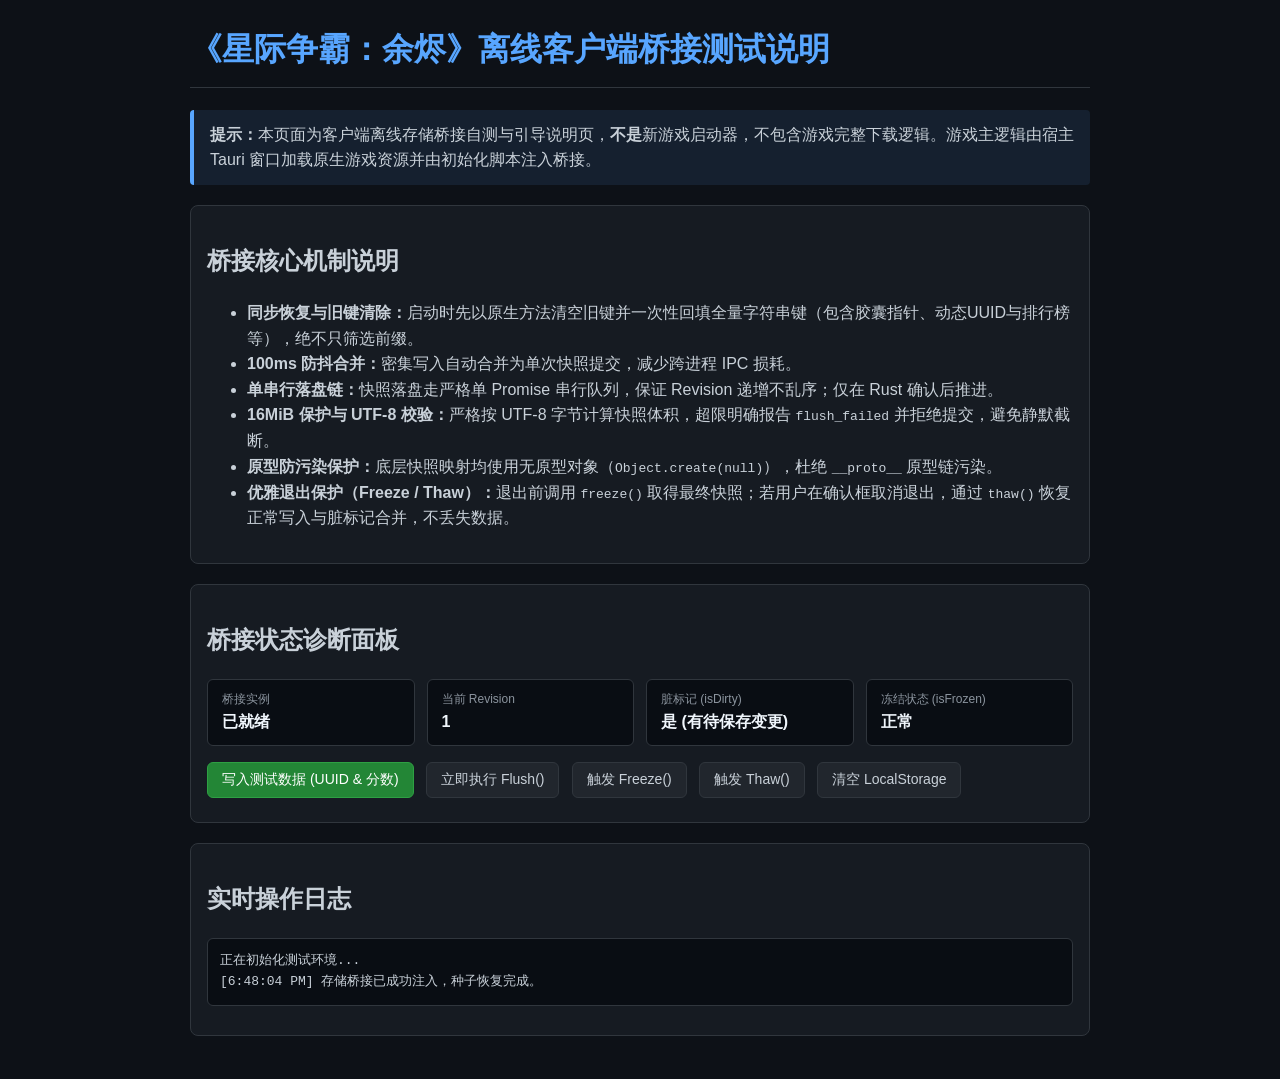
<file: desktop/bootstrap/index.html>
<!DOCTYPE html>
<html lang="zh-CN">
<head>
  <meta charset="UTF-8">
  <meta name="viewport" content="width=device-width, initial-scale=1.0">
  <title>星际争霸：余烬 - 离线客户端存储桥接测试</title>
  <style>
    :root {
      --bg: #0d1117;
      --card-bg: #161b22;
      --border: #30363d;
      --text: #c9d1d9;
      --accent: #58a6ff;
      --success: #3fb950;
      --warning: #d29922;
      --danger: #f85149;
    }
    body {
      font-family: -apple-system, BlinkMacSystemFont, "Segoe UI", Roboto, Helvetica, Arial, sans-serif;
      background: var(--bg);
      color: var(--text);
      margin: 0;
      padding: 24px;
      line-height: 1.6;
    }
    .container {
      max-width: 900px;
      margin: 0 auto;
    }
    h1 {
      color: var(--accent);
      margin-top: 0;
      border-bottom: 1px solid var(--border);
      padding-bottom: 12px;
    }
    .card {
      background: var(--card-bg);
      border: 1px solid var(--border);
      border-radius: 8px;
      padding: 16px;
      margin-bottom: 20px;
    }
    .notice {
      background: rgba(88, 166, 255, 0.1);
      border-left: 4px solid var(--accent);
      padding: 12px 16px;
      margin-bottom: 20px;
      border-radius: 4px;
    }
    .badge {
      display: inline-block;
      padding: 2px 8px;
      font-size: 12px;
      border-radius: 12px;
      font-weight: 600;
      background: #21262d;
      border: 1px solid var(--border);
    }
    .badge-success { color: var(--success); border-color: var(--success); }
    .badge-warn { color: var(--warning); border-color: var(--warning); }
    button {
      background: #21262d;
      color: var(--text);
      border: 1px solid var(--border);
      padding: 8px 14px;
      border-radius: 6px;
      cursor: pointer;
      font-size: 14px;
      margin-right: 8px;
      margin-bottom: 8px;
      transition: background 0.2s, border-color 0.2s;
    }
    button:hover {
      background: #30363d;
      border-color: var(--accent);
    }
    button.primary {
      background: #238636;
      border-color: #2ea043;
      color: #fff;
    }
    button.primary:hover {
      background: #2ea043;
    }
    pre {
      background: #090d13;
      border: 1px solid var(--border);
      border-radius: 6px;
      padding: 12px;
      overflow-x: auto;
      font-family: ui-monospace, SFMono-Regular, "SF Mono", Menlo, Consolas, monospace;
      font-size: 13px;
      max-height: 240px;
    }
    .status-grid {
      display: grid;
      grid-template-columns: repeat(auto-fit, minmax(200px, 1fr));
      gap: 12px;
      margin-bottom: 16px;
    }
    .status-item {
      background: #090d13;
      padding: 10px 14px;
      border-radius: 6px;
      border: 1px solid var(--border);
    }
    .status-label {
      font-size: 12px;
      color: #8b949e;
      display: block;
    }
    .status-val {
      font-size: 16px;
      font-weight: 600;
      color: #f0f6fc;
    }
  </style>
</head>
<body>
  <div class="container">
    <h1>《星际争霸：余烬》离线客户端桥接测试说明</h1>

    <div class="notice">
      <strong>提示：</strong>本页面为客户端离线存储桥接自测与引导说明页，<strong>不是</strong>新游戏启动器，不包含游戏完整下载逻辑。游戏主逻辑由宿主 Tauri 窗口加载原生游戏资源并由初始化脚本注入桥接。
    </div>

    <div class="card">
      <h2>桥接核心机制说明</h2>
      <ul>
        <li><strong>同步恢复与旧键清除：</strong>启动时先以原生方法清空旧键并一次性回填全量字符串键（包含胶囊指针、动态UUID与排行榜等），绝不只筛选前缀。</li>
        <li><strong>100ms 防抖合并：</strong>密集写入自动合并为单次快照提交，减少跨进程 IPC 损耗。</li>
        <li><strong>单串行落盘链：</strong>快照落盘走严格单 Promise 串行队列，保证 Revision 递增不乱序；仅在 Rust 确认后推进。</li>
        <li><strong>16MiB 保护与 UTF-8 校验：</strong>严格按 UTF-8 字节计算快照体积，超限明确报告 <code>flush_failed</code> 并拒绝提交，避免静默截断。</li>
        <li><strong>原型防污染保护：</strong>底层快照映射均使用无原型对象（<code>Object.create(null)</code>），杜绝 <code>__proto__</code> 原型链污染。</li>
        <li><strong>优雅退出保护（Freeze / Thaw）：</strong>退出前调用 <code>freeze()</code> 取得最终快照；若用户在确认框取消退出，通过 <code>thaw()</code> 恢复正常写入与脏标记合并，不丢失数据。</li>
      </ul>
    </div>

    <div class="card">
      <h2>桥接状态诊断面板</h2>
      <div class="status-grid">
        <div class="status-item">
          <span class="status-label">桥接实例</span>
          <span class="status-val" id="status-installed">未就绪</span>
        </div>
        <div class="status-item">
          <span class="status-label">当前 Revision</span>
          <span class="status-val" id="status-rev">0</span>
        </div>
        <div class="status-item">
          <span class="status-label">脏标记 (isDirty)</span>
          <span class="status-val" id="status-dirty">否</span>
        </div>
        <div class="status-item">
          <span class="status-label">冻结状态 (isFrozen)</span>
          <span class="status-val" id="status-frozen">否</span>
        </div>
      </div>

      <div>
        <button class="primary" id="btn-write">写入测试数据 (UUID & 分数)</button>
        <button id="btn-flush">立即执行 Flush()</button>
        <button id="btn-freeze">触发 Freeze()</button>
        <button id="btn-thaw">触发 Thaw()</button>
        <button id="btn-clear">清空 LocalStorage</button>
      </div>
    </div>

    <div class="card">
      <h2>实时操作日志</h2>
      <pre id="log-output">正在初始化测试环境...</pre>
    </div>
  </div>

  <script type="module">
    import { installBridge } from './bridge.js';

    const logEl = document.getElementById('log-output');
    function log(msg) {
      const time = new Date().toLocaleTimeString();
      logEl.textContent += `\n[${time}] ${msg}`;
      logEl.scrollTop = logEl.scrollHeight;
    }

    // 模拟测试 IPC
    const mockIpc = async (cmd, args) => {
      log(`IPC 调用: ${cmd} (Revision: ${args?.snapshot?.revision ?? '-'})`);
      return args?.snapshot?.revision;
    };

    try {
      const bridge = installBridge({
        storage: window.localStorage,
        seed: {
          schemaVersion: 1,
          revision: 1,
          savedAt: new Date().toISOString(),
          values: {
            'sc-shooter-local-board': JSON.stringify([{ score: 100, date: '2026-10-12' }]),
            'capsule-pointer': 'uuid-bootstrap-init-001',
            'capsule-uuid-bootstrap-init-001': JSON.stringify({ level: 1, credits: 50 }),
          },
        },
        invoke: mockIpc,
      });

      function updateStatus() {
        document.getElementById('status-installed').textContent = window.__ASHFALL_BRIDGE__ ? '已就绪' : '未绑定';
        document.getElementById('status-rev').textContent = bridge.getRevision();
        document.getElementById('status-dirty').textContent = bridge.isDirty() ? '是 (有待保存变更)' : '否';
        document.getElementById('status-frozen').textContent = bridge.isFrozen() ? '已冻结' : '正常';
      }

      updateStatus();
      log('存储桥接已成功注入，种子恢复完成。');

      document.getElementById('btn-write').addEventListener('click', () => {
        const uuid = 'capsule-' + Math.random().toString(36).slice(2, 9);
        localStorage.setItem(uuid, JSON.stringify({ ts: Date.now(), wave: Math.floor(Math.random() * 20) }));
        localStorage.setItem('sc-shooter-last-wave', String(Math.floor(Math.random() * 20)));
        log(`已写入测试键: ${uuid}`);
        updateStatus();
        setTimeout(updateStatus, 150);
      });

      document.getElementById('btn-flush').addEventListener('click', async () => {
        log('手动触发 flush()...');
        const rev = await bridge.flush();
        log(`flush 完成，最新确认 Revision: ${rev}`);
        updateStatus();
      });

      document.getElementById('btn-freeze').addEventListener('click', async () => {
        log('触发 freeze()...');
        await bridge.freeze();
        log('已进入冻结状态。');
        updateStatus();
      });

      document.getElementById('btn-thaw').addEventListener('click', () => {
        log('触发 thaw()...');
        bridge.thaw();
        log('已解冻，恢复写入。');
        updateStatus();
        setTimeout(updateStatus, 150);
      });

      document.getElementById('btn-clear').addEventListener('click', () => {
        localStorage.clear();
        log('已清空 localStorage。');
        updateStatus();
        setTimeout(updateStatus, 150);
      });
    } catch (err) {
      log(`初始化异常: ${err.message}`);
    }
  </script>
</body>
</html>
</file>
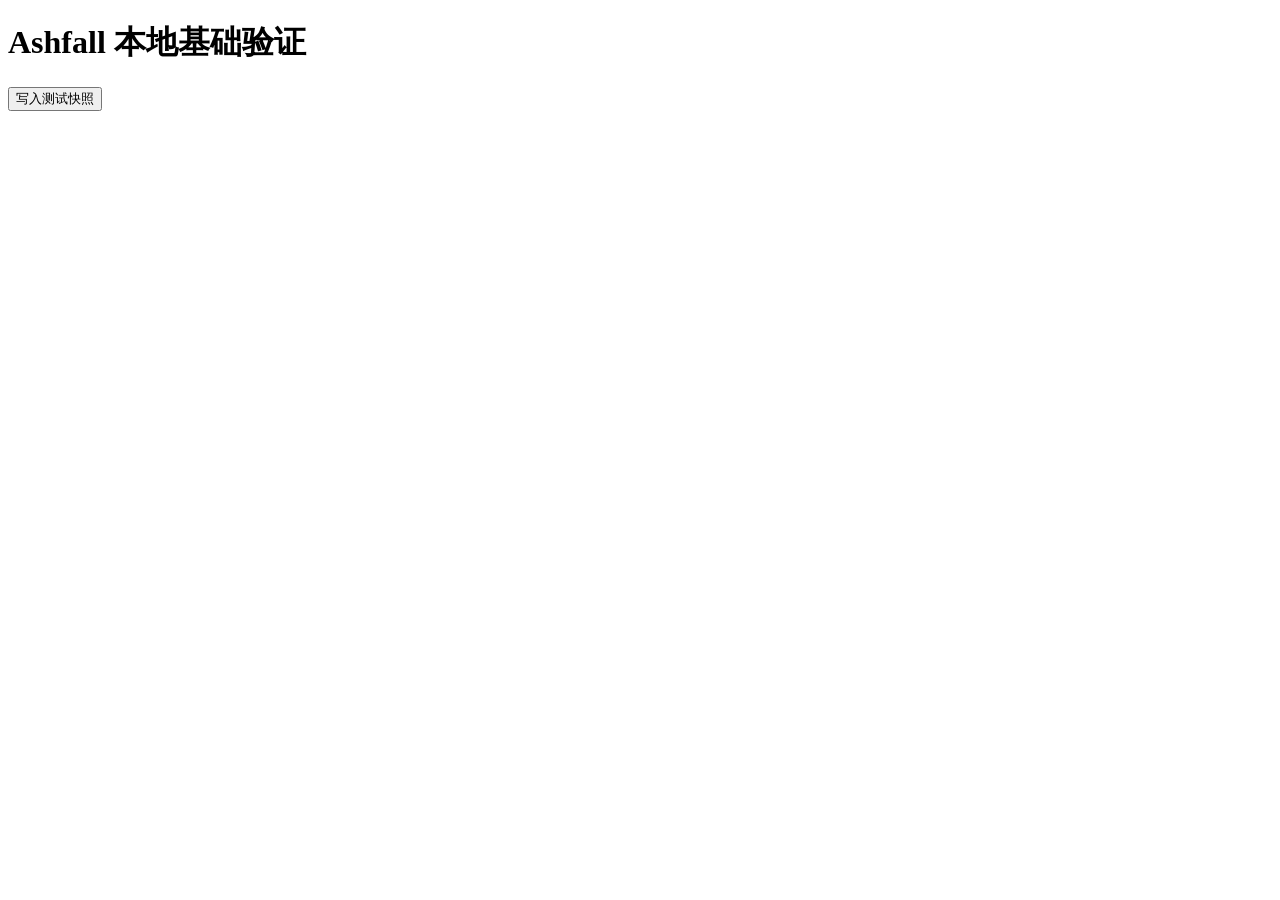
<file: tests/fixtures/game/index.html>
<!doctype html><html lang="zh-CN"><meta charset="utf-8"><title>Ashfall 本地基础验证</title><body><h1>Ashfall 本地基础验证</h1><button id="save">写入测试快照</button><output id="result"></output><script type="module" src="./probe.js"></script></body></html>
</file>
